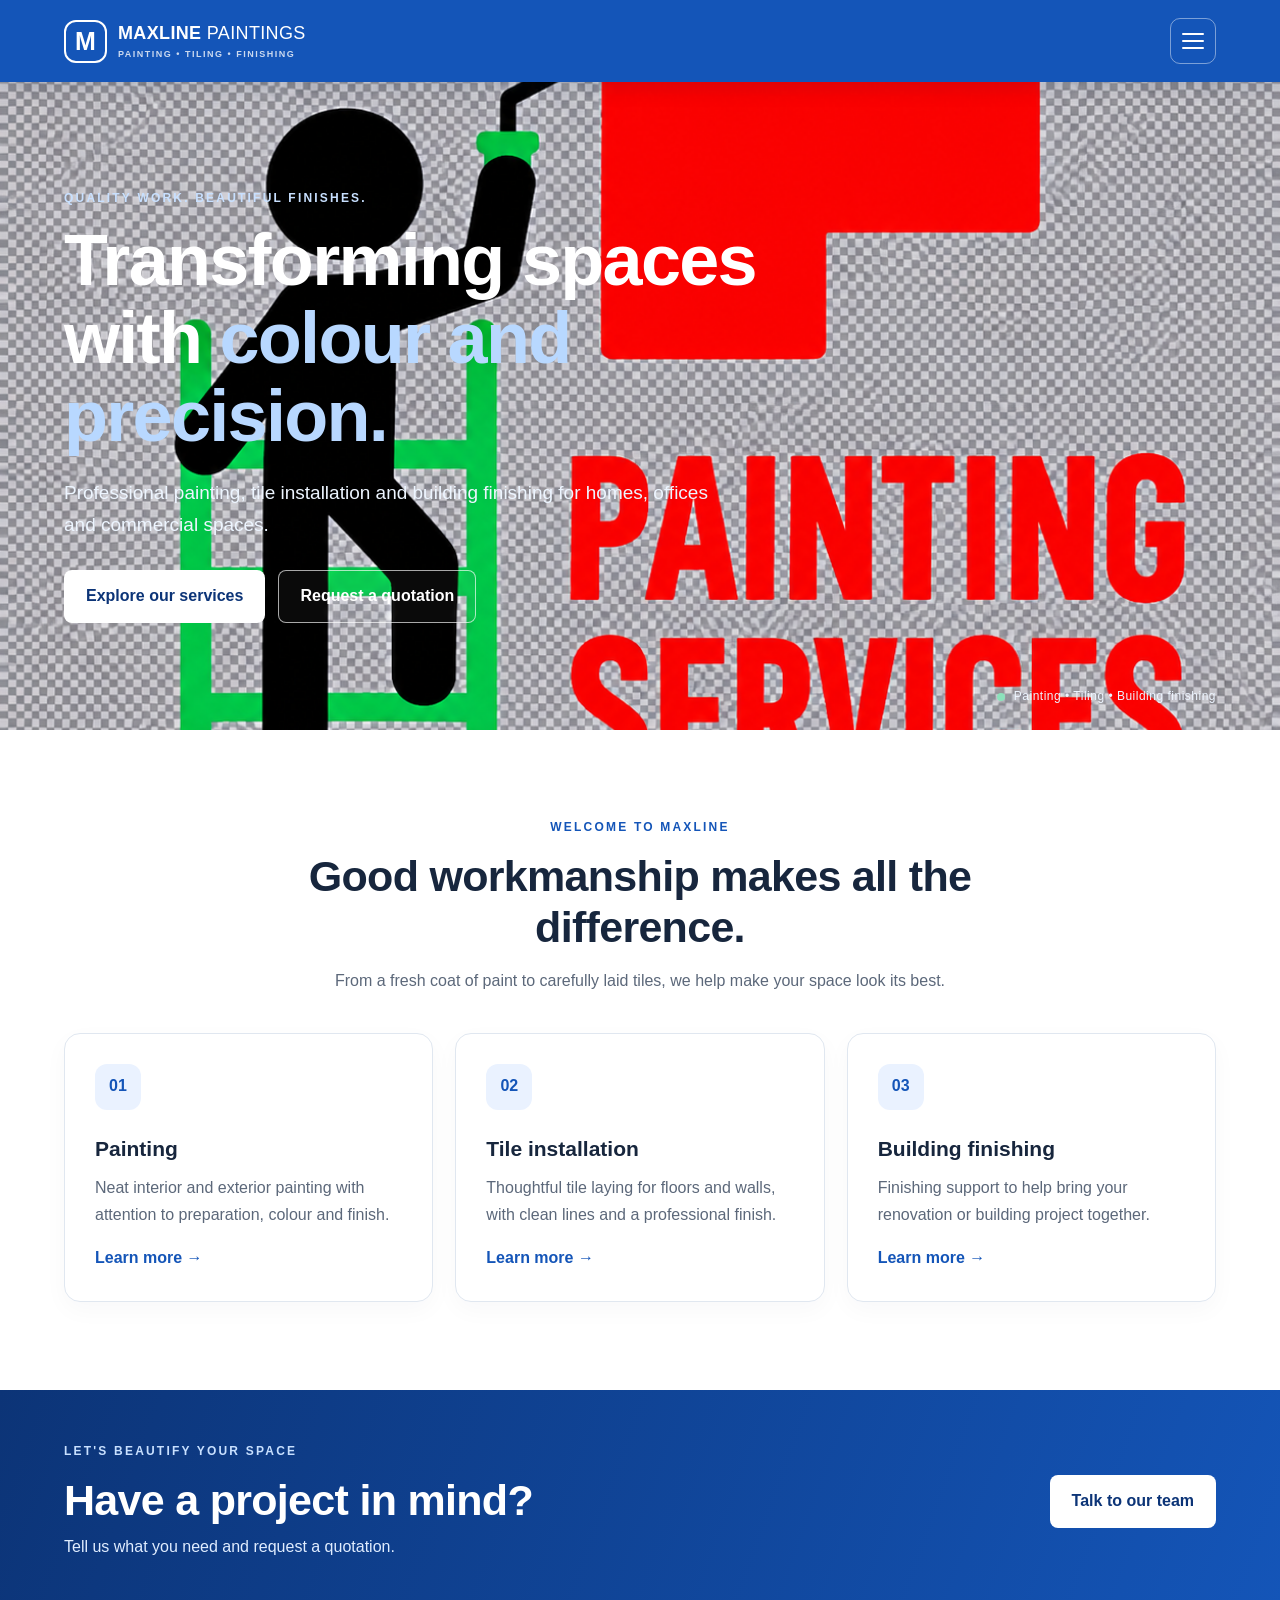
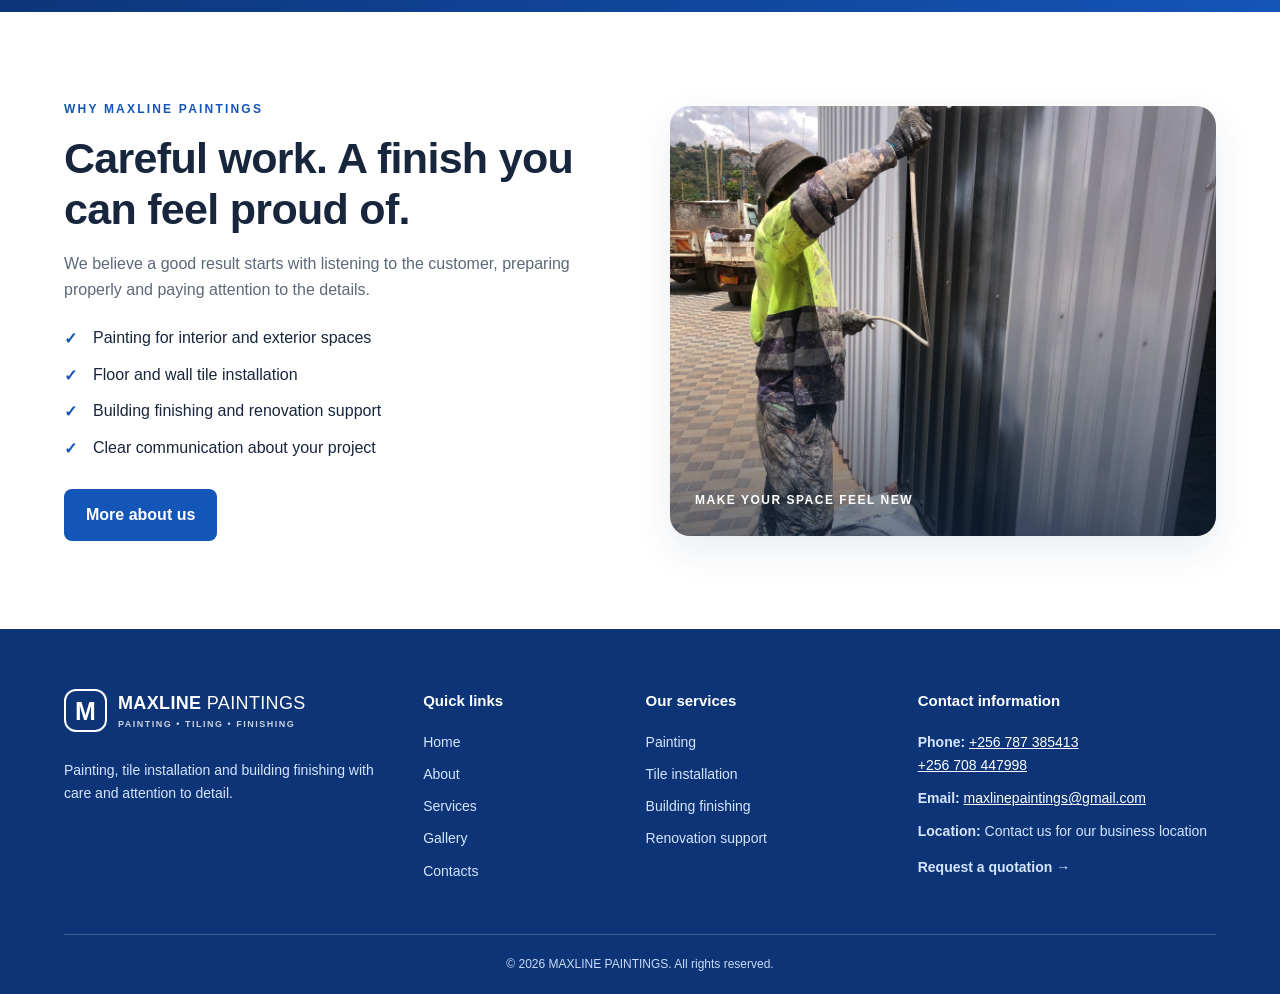
<file: src/main/resources/static/index.html>
<!DOCTYPE html>
<html lang="en">

<head>
  <meta charset="UTF-8">
  <meta name="viewport" content="width=device-width, initial-scale=1.0">
  <meta name="description"
    content="MAXLINE PAINTINGS provides professional painting, tile installation and building finishing services.">
  <title>MAXLINE PAINTINGS | Home</title>
  <link rel="stylesheet" href="style.css">
  <link rel="icon" type="image/png" href="media/001.png">
  <script src="script.js" defer></script>
</head>

<body>
  <header class="site-header">
    <a class="brand" href="index.html" aria-label="MAXLINE PAINTINGS home">
      <span class="brand-mark">M</span><span> MAXLINE <b>PAINTINGS</b><small>PAINTING • TILING •
          FINISHING</small></span>
    </a>
    <button class="menu-toggle" aria-label="Open navigation menu" aria-expanded="false" aria-controls="site-navigation">
      <span></span><span></span><span></span>
    </button>
    <nav class="site-nav" id="site-navigation" aria-label="Main navigation">
      <a class="active" href="index.html">Home</a>
      <a href="about.html">About</a>
      <a href="services.html">Services</a>
      <a href="gallery.html">Gallery</a>
      <a href="contacts.html">Contacts</a>
    </nav>
  </header>

  <main>
    <section class="hero">
      <video class="hero-video" autoplay muted loop playsinline poster="media/001.png">
        <source src="media/vid2.mp4" type="video/mp4">
        Your browser does not support this video.
      </video>

      <div class="hero-overlay"></div>
      <div class="hero-content container">
        <p class="eyebrow light">QUALITY WORK. BEAUTIFUL FINISHES.</p>
        <h1>Transforming spaces with <span>colour and precision.</span></h1>
        <p class="hero-lead">Professional painting, tile installation and building finishing for homes, offices and
          commercial spaces.</p>
        <div class="hero-actions">
          <a class="button button-light" href="services.html">Explore our services</a>
          <a class="button button-outline" href="contacts.html">Request a quotation</a>
        </div>
      </div>
      <div class="hero-note"><span class="status-dot"></span> Painting • Tiling • Building finishing</div>
    </section>

    <section class="section container intro-section">
      <div class="section-heading">
        <p class="eyebrow">WELCOME TO MAXLINE</p>
        <h2>Good workmanship makes all the difference.</h2>
        <p>From a fresh coat of paint to carefully laid tiles, we help make your space look its best.</p>
      </div>
      <div class="feature-grid">
        <article class="feature-card">
          <div class="feature-icon">01</div>
          <h3>Painting</h3>
          <p>Neat interior and exterior painting with attention to preparation, colour and finish.</p><a
            href="services.html#painting" class="text-link">Learn more →</a>
        </article>
        <article class="feature-card">
          <div class="feature-icon">02</div>
          <h3>Tile installation</h3>
          <p>Thoughtful tile laying for floors and walls, with clean lines and a professional finish.</p><a
            href="services.html#tiling" class="text-link">Learn more →</a>
        </article>
        <article class="feature-card">
          <div class="feature-icon">03</div>
          <h3>Building finishing</h3>
          <p>Finishing support to help bring your renovation or building project together.</p><a
            href="services.html#finishing" class="text-link">Learn more →</a>
        </article>
      </div>
    </section>

    <section class="highlight-band">
      <div class="container highlight-inner">
        <div>
          <p class="eyebrow light">LET'S BEAUTIFY YOUR SPACE</p>
          <h2>Have a project in mind?</h2>
          <p>Tell us what you need and request a quotation.</p>
        </div>
        <a class="button button-light" href="contacts.html">Talk to our team</a>
      </div>
    </section>

    <section class="section container split-section">
      <div class="split-copy">
        <p class="eyebrow">WHY MAXLINE PAINTINGS</p>
        <h2>Careful work. A finish you can feel proud of.</h2>
        <p>We believe a good result starts with listening to the customer, preparing properly and paying attention to
          the details.</p>
        <ul class="check-list">
          <li>Painting for interior and exterior spaces</li>
          <li>Floor and wall tile installation</li>
          <li>Building finishing and renovation support</li>
          <li>Clear communication about your project</li>
        </ul><a class="button button-blue" href="about.html">More about us</a>
      </div>
      <div class="image-panel image-paint" role="img" aria-label="Painter working on a clean interior wall"><span>MAKE
          YOUR SPACE FEEL NEW</span></div>
    </section>
  </main>

  <footer class="site-footer">
    <div class="container footer-grid">
      <div class="footer-brand"><a class="brand brand-footer" href="index.html"><span
            class="brand-mark">M</span><span>MAXLINE <b>PAINTINGS</b><small>PAINTING • TILING •
              FINISHING</small></span></a>
        <p>Painting, tile installation and building finishing with care and attention to detail.</p>
      </div>
      <div>
        <h3>Quick links</h3><a href="index.html">Home</a><a href="about.html">About</a><a
          href="services.html">Services</a><a href="gallery.html">Gallery</a><a href="contacts.html">Contacts</a>
      </div>
      <div>
        <h3>Our services</h3><a href="services.html#painting">Painting</a><a href="services.html#tiling">Tile
          installation</a><a href="services.html#finishing">Building finishing</a><a
          href="services.html#renovation">Renovation support</a>
      </div>
      <div>
        <h3>Contact information</h3>
        <p><strong>Phone:</strong> <a href="tel:+256787385413">+256 787 385413</a><br><a href="tel:+256708447998">+256
            708 447998</a></p>
        <p><strong>Email:</strong> <a href="mailto:maxlinepaintings@gmail.com">maxlinepaintings@gmail.com</a></p>
        <p><strong>Location:</strong> Contact us for our business location</p><a class="footer-cta"
          href="contacts.html">Request a quotation →</a>
      </div>
    </div>
    <div class="container footer-bottom"><span>© <span data-year></span> MAXLINE PAINTINGS. All rights
        reserved.</span></div>
  </footer>
</body>

</html>
</file>
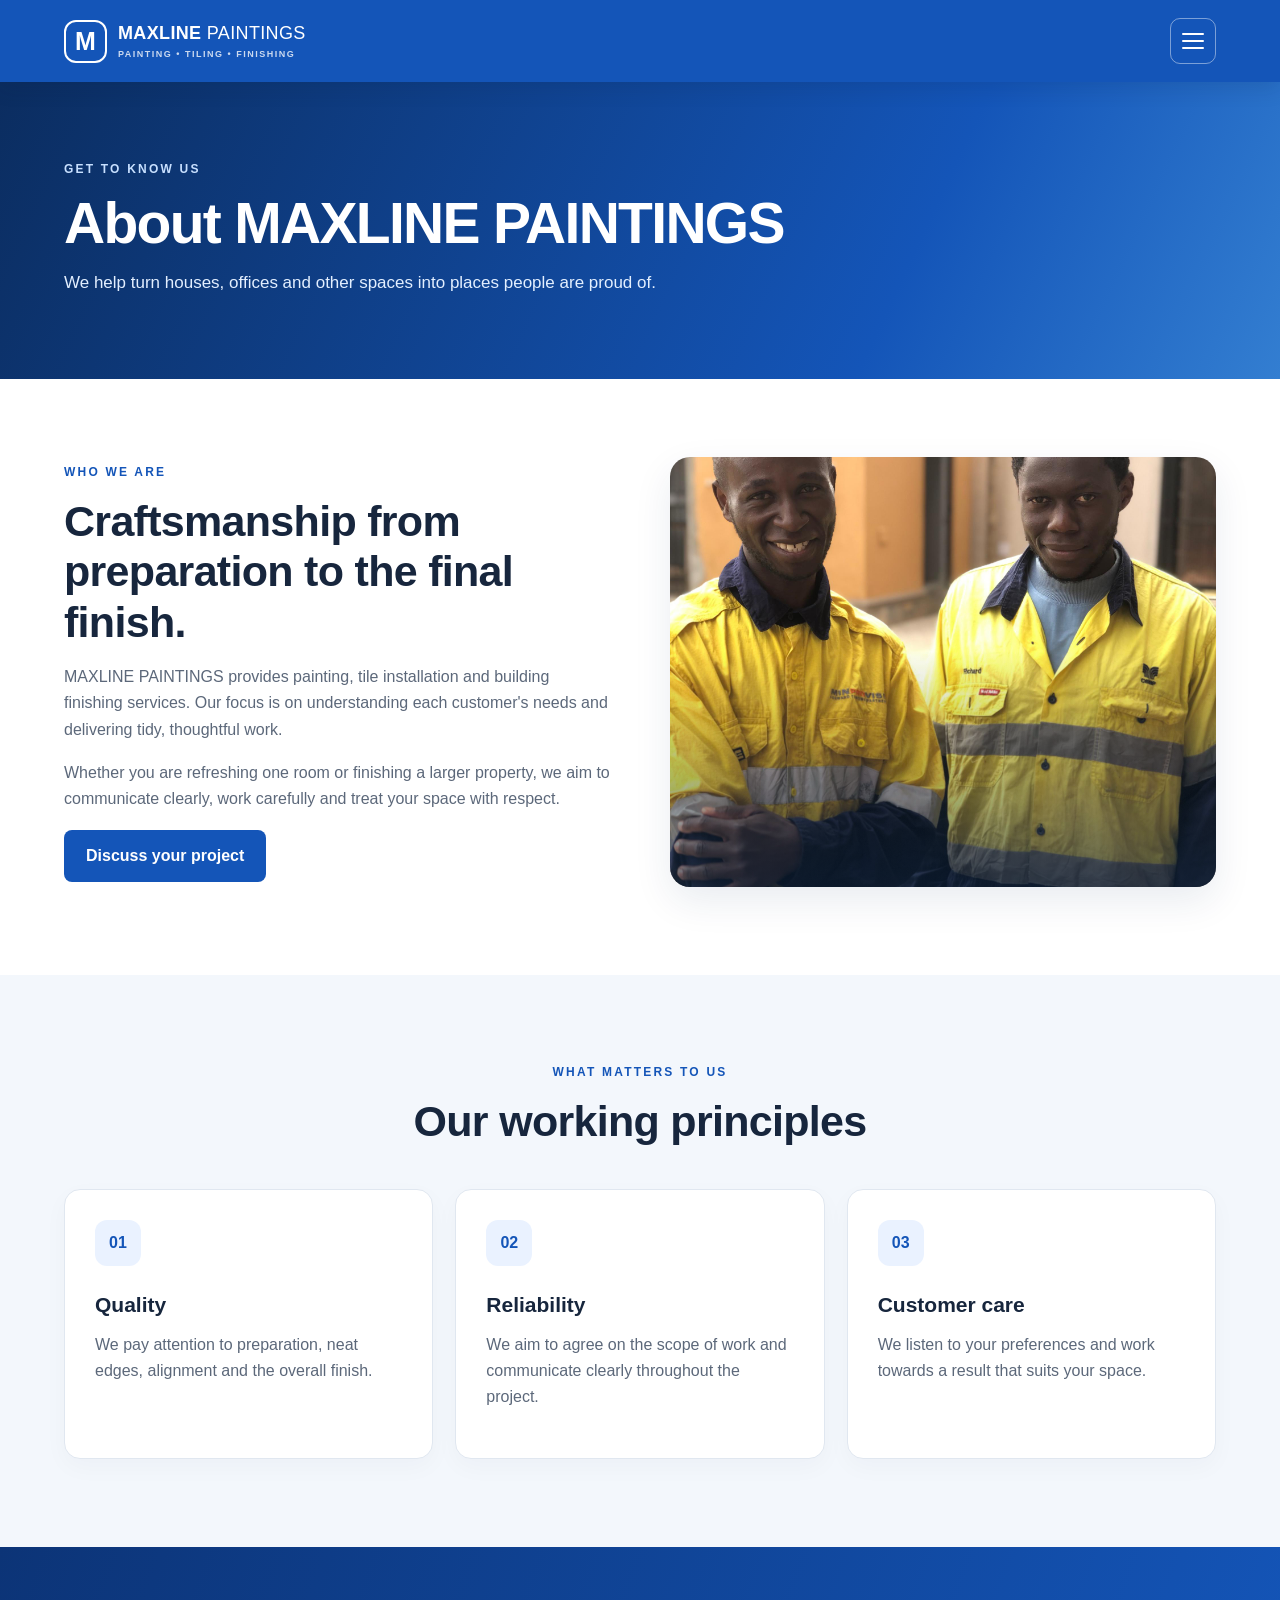
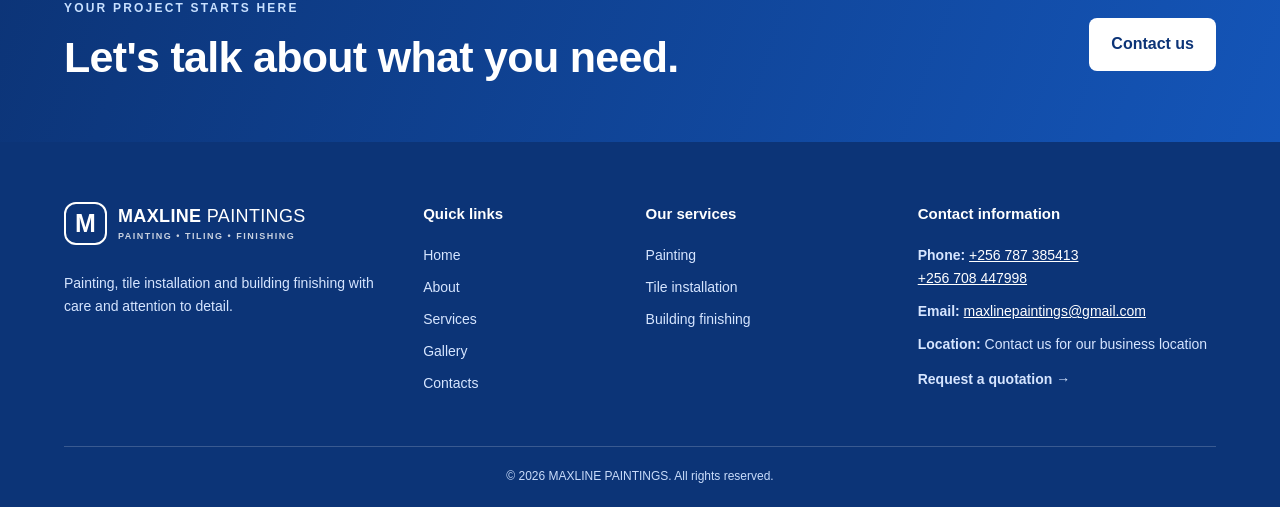
<file: src/main/resources/static/about.html>
<!DOCTYPE html>
<html lang="en">

<head>
    <meta charset="UTF-8">
    <meta name="viewport" content="width=device-width, initial-scale=1.0">
    <meta name="description"
        content="Learn about MAXLINE PAINTINGS and our painting, tiling and building finishing services.">
    <title>About | MAXLINE PAINTINGS</title>
    <link rel="stylesheet" href="style.css">
    <link rel="icon" type="image/png" href="media/001.png">
    <script src="script.js" defer></script>
</head>

<body>
    <header class="site-header"><a class="brand" href="index.html"><span class="brand-mark">M</span><span>MAXLINE
                <b>PAINTINGS</b><small>PAINTING • TILING • FINISHING</small></span></a><button class="menu-toggle"
            aria-label="Open navigation menu" aria-expanded="false"
            aria-controls="site-navigation"><span></span><span></span><span></span></button>
        <nav class="site-nav" id="site-navigation" aria-label="Main navigation"><a href="index.html">Home</a><a
                class="active" href="about.html">About</a><a href="services.html">Services</a><a
                href="gallery.html">Gallery</a><a href="contacts.html">Contacts</a></nav>
    </header>
    <main>
        <section class="page-hero">
            <div class="container">
                <p class="eyebrow light">GET TO KNOW US</p>
                <h1>About MAXLINE PAINTINGS</h1>
                <p>We help turn houses, offices and other spaces into places people are proud of.</p>
            </div>
        </section>
        <section class="section container split-section about-split">
            <div class="split-copy">
                <p class="eyebrow">WHO WE ARE</p>
                <h2>Craftsmanship from preparation to the final finish.</h2>
                <p>MAXLINE PAINTINGS provides painting, tile installation and building finishing services. Our focus is
                    on understanding each customer's needs and delivering tidy, thoughtful work.</p>
                <p>Whether you are refreshing one room or finishing a larger property, we aim to communicate clearly,
                    work carefully and treat your space with respect.</p><a class="button button-blue"
                    href="contacts.html">Discuss your project</a>
            </div>
            <div class="image-panel image-tiles" role="img" aria-label="Neatly finished tiled interior"></div>
        </section>
        <section class="section soft-section">
            <div class="container">
                <div class="section-heading">
                    <p class="eyebrow">WHAT MATTERS TO US</p>
                    <h2>Our working principles</h2>
                </div>
                <div class="feature-grid">
                    <article class="feature-card">
                        <div class="feature-icon">01</div>
                        <h3>Quality</h3>
                        <p>We pay attention to preparation, neat edges, alignment and the overall finish.</p>
                    </article>
                    <article class="feature-card">
                        <div class="feature-icon">02</div>
                        <h3>Reliability</h3>
                        <p>We aim to agree on the scope of work and communicate clearly throughout the project.</p>
                    </article>
                    <article class="feature-card">
                        <div class="feature-icon">03</div>
                        <h3>Customer care</h3>
                        <p>We listen to your preferences and work towards a result that suits your space.</p>
                    </article>
                </div>
            </div>
        </section>
        <section class="highlight-band">
            <div class="container highlight-inner">
                <div>
                    <p class="eyebrow light">YOUR PROJECT STARTS HERE</p>
                    <h2>Let's talk about what you need.</h2>
                </div><a class="button button-light" href="contacts.html">Contact us</a>
            </div>
        </section>
    </main>
    <footer class="site-footer">
        <div class="container footer-grid">
            <div class="footer-brand"><a class="brand brand-footer" href="index.html"><span
                        class="brand-mark">M</span><span>MAXLINE <b>PAINTINGS</b><small>PAINTING • TILING •
                            FINISHING</small></span></a>
                <p>Painting, tile installation and building finishing with care and attention to detail.</p>
            </div>
            <div>
                <h3>Quick links</h3><a href="index.html">Home</a><a href="about.html">About</a><a
                    href="services.html">Services</a><a href="gallery.html">Gallery</a><a
                    href="contacts.html">Contacts</a>
            </div>
            <div>
                <h3>Our services</h3><a href="services.html#painting">Painting</a><a href="services.html#tiling">Tile
                    installation</a><a href="services.html#finishing">Building finishing</a>
            </div>
            <div>
                <h3>Contact information</h3>
                <p><strong>Phone:</strong> <a href="tel:+256787385413">+256 787 385413</a><br><a
                        href="tel:+256708447998">+256 708 447998</a></p>
                <p><strong>Email:</strong> <a href="mailto:maxlinepaintings@gmail.com">maxlinepaintings@gmail.com</a>
                </p>
                <p><strong>Location:</strong> Contact us for our business location</p><a class="footer-cta"
                    href="contacts.html">Request a quotation →</a>
            </div>
        </div>
        <div class="container footer-bottom"><span>© <span data-year></span> MAXLINE PAINTINGS. All rights
                reserved.</span></div>
    </footer>
</body>

</html>
</file>
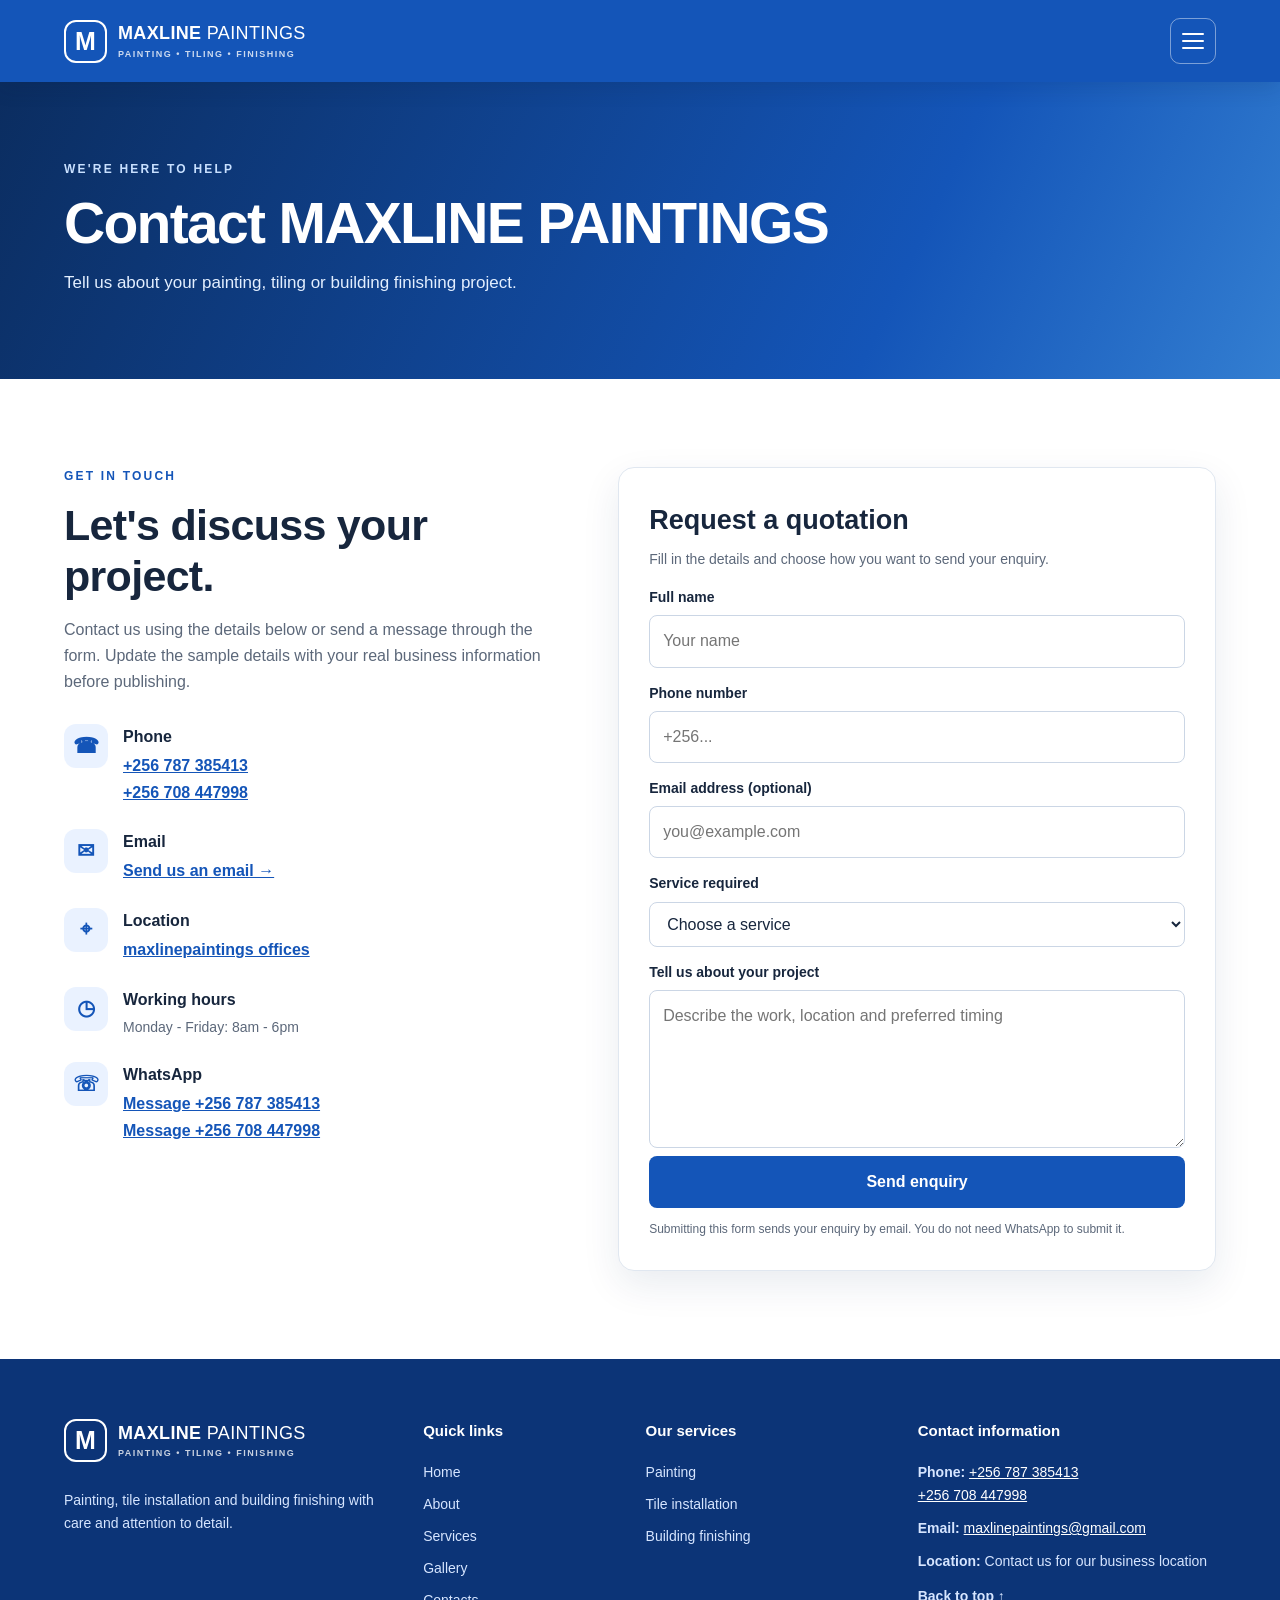
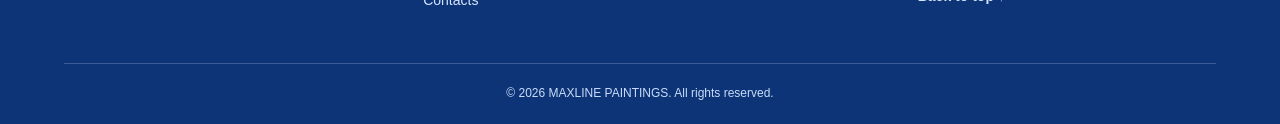
<file: src/main/resources/static/contacts.html>
<!DOCTYPE html>
<html lang="en">

<head>
    <meta charset="UTF-8">
    <meta name="viewport" content="width=device-width, initial-scale=1.0">
    <meta name="description"
        content="Contact MAXLINE PAINTINGS for painting, tile installation and building finishing quotations.">
    <title>Contacts | MAXLINE PAINTINGS</title>
    <link rel="stylesheet" href="style.css">
    <link rel="icon" type="image/png" href="media/001.png">
    <script src="script.js" defer></script>
</head>

<body>
    <header class="site-header"><a class="brand" href="index.html"><span class="brand-mark">M</span><span>MAXLINE
                <b> PAINTINGS </b><small>PAINTING • TILING • FINISHING</small></span></a><button class="menu-toggle"
            aria-label="Open navigation menu" aria-expanded="false"
            aria-controls="site-navigation"><span></span><span></span><span></span></button>
        <nav class="site-nav" id="site-navigation" aria-label="Main navigation"><a href="index.html">Home</a><a
                href="about.html">About</a><a href="services.html">Services</a><a href="gallery.html">Gallery</a><a
                class="active" href="contacts.html">Contacts</a></nav>
    </header>
    <main>
        <section class="page-hero">
            <div class="container">
                <p class="eyebrow light">WE'RE HERE TO HELP</p>
                <h1>Contact MAXLINE PAINTINGS</h1>
                <p>Tell us about your painting, tiling or building finishing project.</p>
            </div>
        </section>
        <section class="section container contact-layout">
            <div class="contact-copy">
                <p class="eyebrow">GET IN TOUCH</p>
                <h2>Let's discuss your project.</h2>
                <p>Contact us using the details below or send a message through the form. Update the sample details with
                    your real business information before publishing.</p>
                <div class="contact-method"><span class="contact-icon">☎</span>
                    <div>
                        <h3>Phone</h3><a href="tel:+256787385413">+256 787 385413</a><br><a
                            href="tel:+256708447998">+256 708 447998</a>
                    </div>
                </div>
                <div class="contact-method"><span class="contact-icon">✉</span>
                    <div>
                        <h3>Email</h3>
                        <a href="mailto:maxlinepaintings@gmail.com">Send us an email →</a>
                    </div>
                </div>
                <div class="contact-method"><span class="contact-icon">⌖</span>
                    <div>
                        <h3>Location</h3>
                        <a href="https://maps.app.goo.gl/JXUfkUnRTayHYY3B9">maxlinepaintings offices</a>
                    </div>
                </div>
                <div class="contact-method"><span class="contact-icon">◷</span>
                    <div>
                        <h3>Working hours</h3>
                        <p>Monday - Friday: 8am - 6pm</p>
                    </div>
                </div>
                <div class="contact-method"><span class="contact-icon">☏</span>
                    <div>
                        <h3>WhatsApp</h3>
                        <a href="https://wa.me/256787385413" target="_blank" rel="noopener noreferrer">Message +256 787 385413</a><br>
                        <a href="https://wa.me/256708447998" target="_blank" rel="noopener noreferrer">Message +256 708 447998</a>
                    </div>
                </div>
            </div>
            <form class="contact-form" id="contactForm">
                <h2>Request a quotation</h2>
                <p>Fill in the details and choose how you want to send your enquiry.</p>
                <div class="hp-field" aria-hidden="true"><label for="extraDetailCheck">Leave this field
                        empty</label><input id="extraDetailCheck" name="extraDetailCheck" type="text" tabindex="-1"
                        autocomplete="off"></div>
                <label for="name">Full name</label><input id="name" name="name" autocomplete="name" required
                    maxlength="100" placeholder="Your name">
                <label for="phone">Phone number</label><input id="phone" name="phone" autocomplete="tel" required
                    maxlength="30" placeholder="+256...">
                <label for="email">Email address (optional)</label><input id="email" name="email" type="email"
                    autocomplete="email" maxlength="150" placeholder="you@example.com">
                <label for="service">Service required</label><select id="service" name="service" required>
                    <option value="">Choose a service</option>
                    <option>Painting</option>
                    <option>Tile installation</option>
                    <option>Building finishing</option>
                    <option>Renovation support</option>
                    <option>Other</option>

                </select>
                <label for="message">Tell us about your project</label><textarea id="message" name="message" rows="5"
                    required maxlength="2000" placeholder="Describe the work, location and preferred timing"></textarea>
                <button class="button button-blue button-full" type="submit">Send enquiry</button>
                <p class="form-note" id="formStatus" role="status">Submitting this form sends your enquiry by email. You
                    do not need WhatsApp to submit it.</p>
            </form>
        </section>
    </main>
    <footer class="site-footer">
        <div class="container footer-grid">
            <div class="footer-brand"><a class="brand brand-footer" href="index.html"><span
                        class="brand-mark">M</span><span>MAXLINE <b>PAINTINGS</b><small>PAINTING • TILING •
                            FINISHING</small></span></a>
                <p>Painting, tile installation and building finishing with care and attention to detail.</p>
            </div>
            <div>
                <h3>Quick links</h3><a href="index.html">Home</a><a href="about.html">About</a><a
                    href="services.html">Services</a><a href="gallery.html">Gallery</a><a
                    href="contacts.html">Contacts</a>
            </div>
            <div>
                <h3>Our services</h3><a href="services.html#painting">Painting</a><a href="services.html#tiling">Tile
                    installation</a><a href="services.html#finishing">Building finishing</a>
            </div>
            <div>
                <h3>Contact information</h3>
                <p><strong>Phone:</strong> <a href="tel:+256787385413">+256 787 385413</a><br><a
                        href="tel:+256708447998">+256 708 447998</a></p>
                <p><strong>Email:</strong> <a href="mailto:maxlinepaintings@gmail.com">maxlinepaintings@gmail.com</a>
                </p>
                <p><strong>Location:</strong> Contact us for our business location</p><a class="footer-cta"
                    href="#top">Back to top ↑</a>
            </div>
        </div>
        <div class="container footer-bottom"><span>© <span data-year></span> MAXLINE PAINTINGS. All rights
                reserved.</span></div>
    </footer>
</body>

</html>
</file>
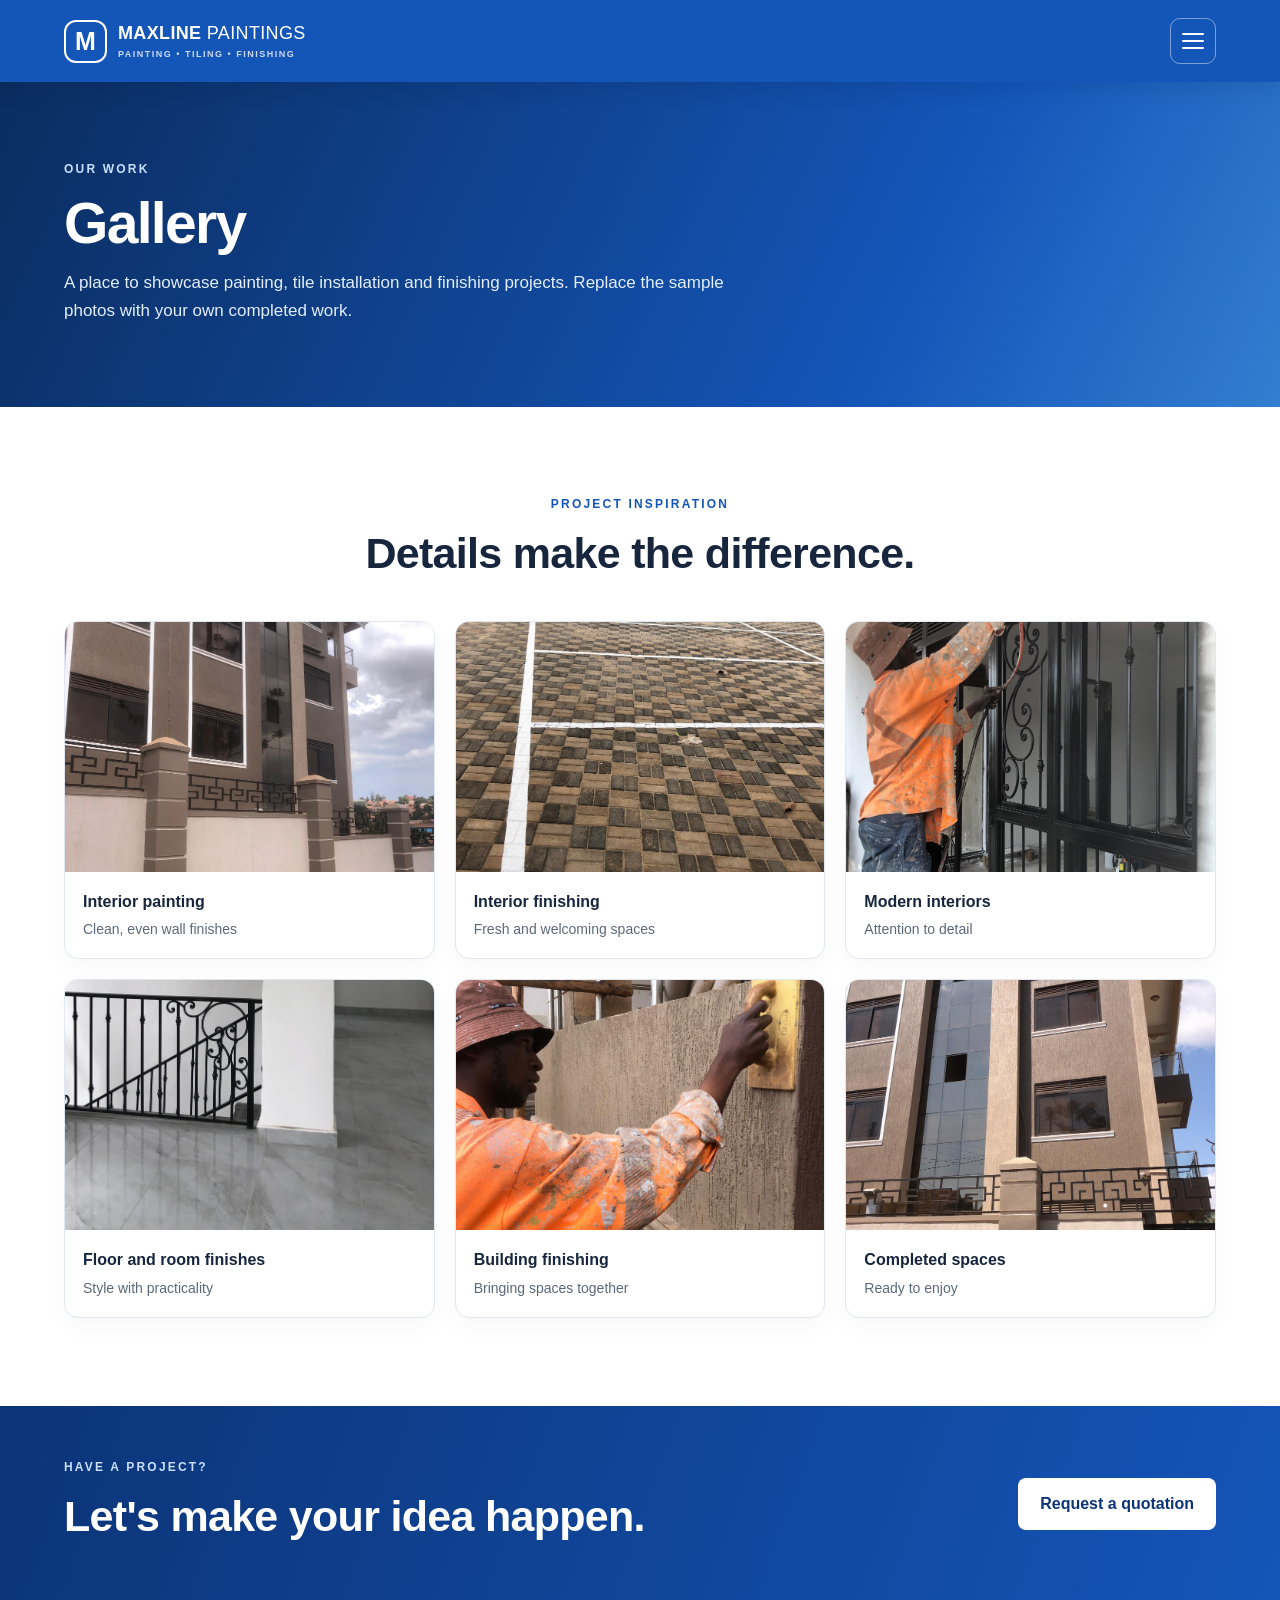
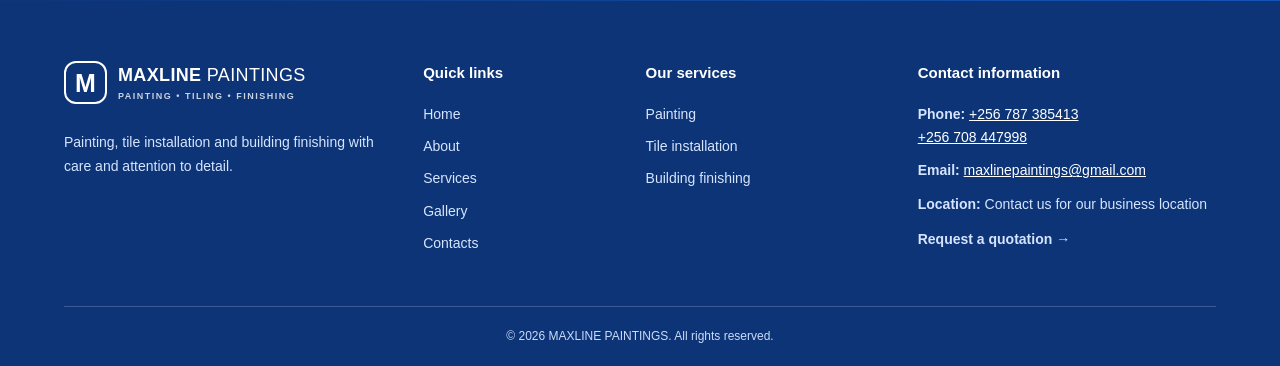
<file: src/main/resources/static/gallery.html>
<!DOCTYPE html>
<html lang="en">

<head>
    <meta charset="UTF-8">
    <meta name="viewport" content="width=device-width, initial-scale=1.0">
    <meta name="description" content="View painting, tiling and finishing project photos from MAXLINE PAINTINGS.">
    <title>Gallery | MAXLINE PAINTINGS</title>
    <link rel="stylesheet" href="style.css">
    <link rel="icon" type="image/png" href="media/001.png">
    <script src="script.js" defer></script>
</head>

<body>
    <header class="site-header"><a class="brand" href="index.html"><span class="brand-mark">M</span><span>MAXLINE
                <b>PAINTINGS</b><small>PAINTING • TILING • FINISHING</small></span></a><button class="menu-toggle"
            aria-label="Open navigation menu" aria-expanded="false"
            aria-controls="site-navigation"><span></span><span></span><span></span></button>
        <nav class="site-nav" id="site-navigation" aria-label="Main navigation"><a href="index.html">Home</a><a
                href="about.html">About</a><a href="services.html">Services</a><a class="active"
                href="gallery.html">Gallery</a><a href="contacts.html">Contacts</a></nav>
    </header>
    <main>
        <section class="page-hero">
            <div class="container">
                <p class="eyebrow light">OUR WORK</p>
                <h1>Gallery</h1>
                <p>A place to showcase painting, tile installation and finishing projects. Replace the sample photos
                    with your own completed work.</p>
            </div>
        </section>
        <section class="section container">
            <div class="section-heading">
                <p class="eyebrow">PROJECT INSPIRATION</p>
                <h2>Details make the difference.</h2>
            </div>
            <div class="gallery-grid">
                <figure class="gallery-item"><img src="media/13.jpg" alt="Painter applying paint to an interior wall"
                        loading="lazy">
                    <figcaption><strong>Interior painting</strong><span>Clean, even wall finishes</span></figcaption>
                </figure>
                <figure class="gallery-item"><img src="media/2.jpg" alt="Modern interior with finished surfaces"
                        loading="lazy">
                    <figcaption><strong>Interior finishing</strong><span>Fresh and welcoming spaces</span></figcaption>
                </figure>
                <figure class="gallery-item"><img src="media/9.jpg" alt="Modern room with carefully finished interior"
                        loading="lazy">
                    <figcaption><strong>Modern interiors</strong><span>Attention to detail</span></figcaption>
                </figure>
                <figure class="gallery-item"><img src="media/12.jpg" alt="Bright modern room and floor finish"
                        loading="lazy">
                    <figcaption><strong>Floor and room finishes</strong><span>Style with practicality</span>
                    </figcaption>
                </figure>
                <figure class="gallery-item"><img src="media/5.jpg" alt="Contemporary home interior" loading="lazy">
                    <figcaption><strong>Building finishing</strong><span>Bringing spaces together</span></figcaption>
                </figure>
                <figure class="gallery-item"><img src="media/21.jpg" alt="Finished living room interior" loading="lazy">
                    <figcaption><strong>Completed spaces</strong><span>Ready to enjoy</span></figcaption>
                </figure>
            </div>
        </section>
        <section class="highlight-band">
            <div class="container highlight-inner">
                <div>
                    <p class="eyebrow light">HAVE A PROJECT?</p>
                    <h2>Let's make your idea happen.</h2>
                </div><a class="button button-light" href="contacts.html">Request a quotation</a>
            </div>
        </section>
    </main>
    <footer class="site-footer">
        <div class="container footer-grid">
            <div class="footer-brand"><a class="brand brand-footer" href="index.html"><span
                        class="brand-mark">M</span><span>MAXLINE <b>PAINTINGS</b><small>PAINTING • TILING •
                            FINISHING</small></span></a>
                <p>Painting, tile installation and building finishing with care and attention to detail.</p>
            </div>
            <div>
                <h3>Quick links</h3><a href="index.html">Home</a><a href="about.html">About</a><a
                    href="services.html">Services</a><a href="gallery.html">Gallery</a><a
                    href="contacts.html">Contacts</a>
            </div>
            <div>
                <h3>Our services</h3><a href="services.html#painting">Painting</a><a href="services.html#tiling">Tile
                    installation</a><a href="services.html#finishing">Building finishing</a>
            </div>
            <div>
                <h3>Contact information</h3>
                <p><strong>Phone:</strong> <a href="tel:+256787385413">+256 787 385413</a><br><a
                        href="tel:+256708447998">+256 708 447998</a></p>
                <p><strong>Email:</strong> <a href="mailto:maxlinepaintings@gmail.com">maxlinepaintings@gmail.com</a>
                </p>
                <p><strong>Location:</strong> Contact us for our business location</p><a class="footer-cta"
                    href="contacts.html">Request a quotation →</a>
            </div>
        </div>
        <div class="container footer-bottom"><span>© <span data-year></span> MAXLINE PAINTINGS. All rights
                reserved.</span></div>
    </footer>
</body>

</html>
</file>
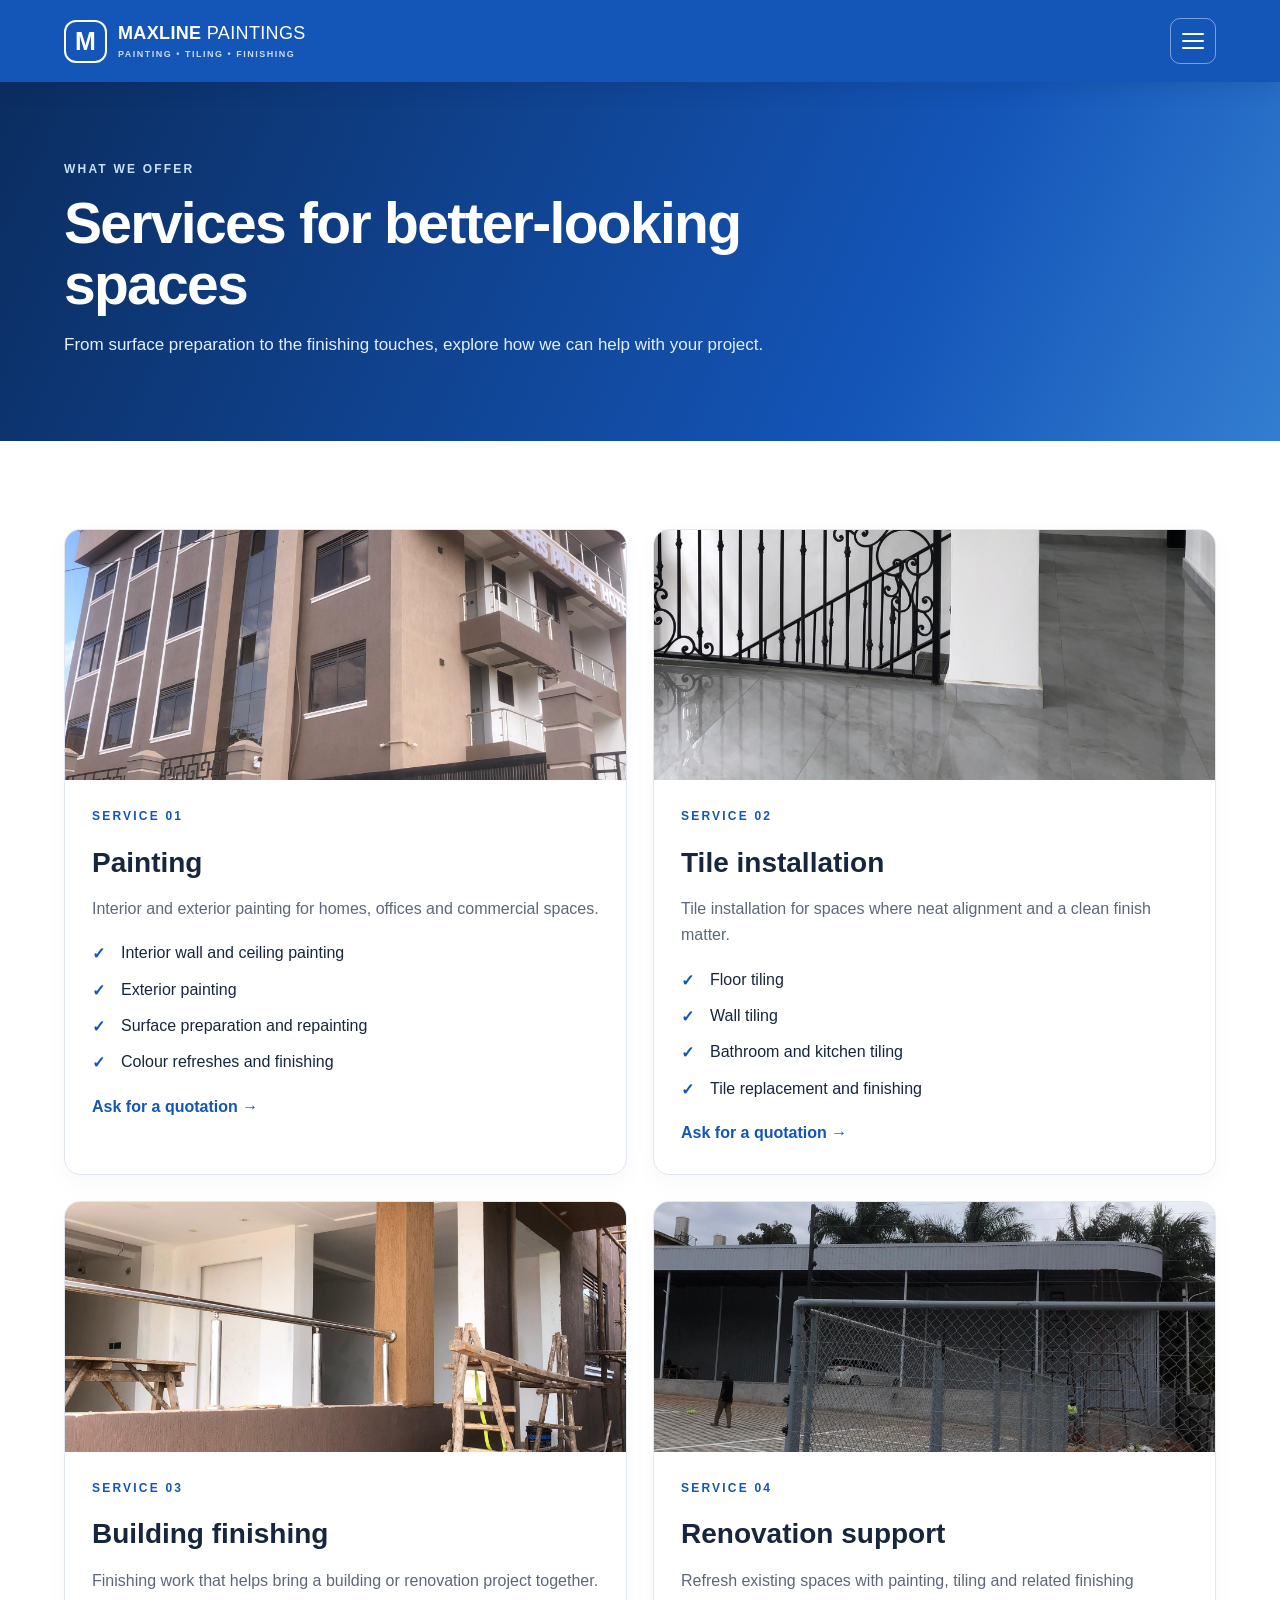
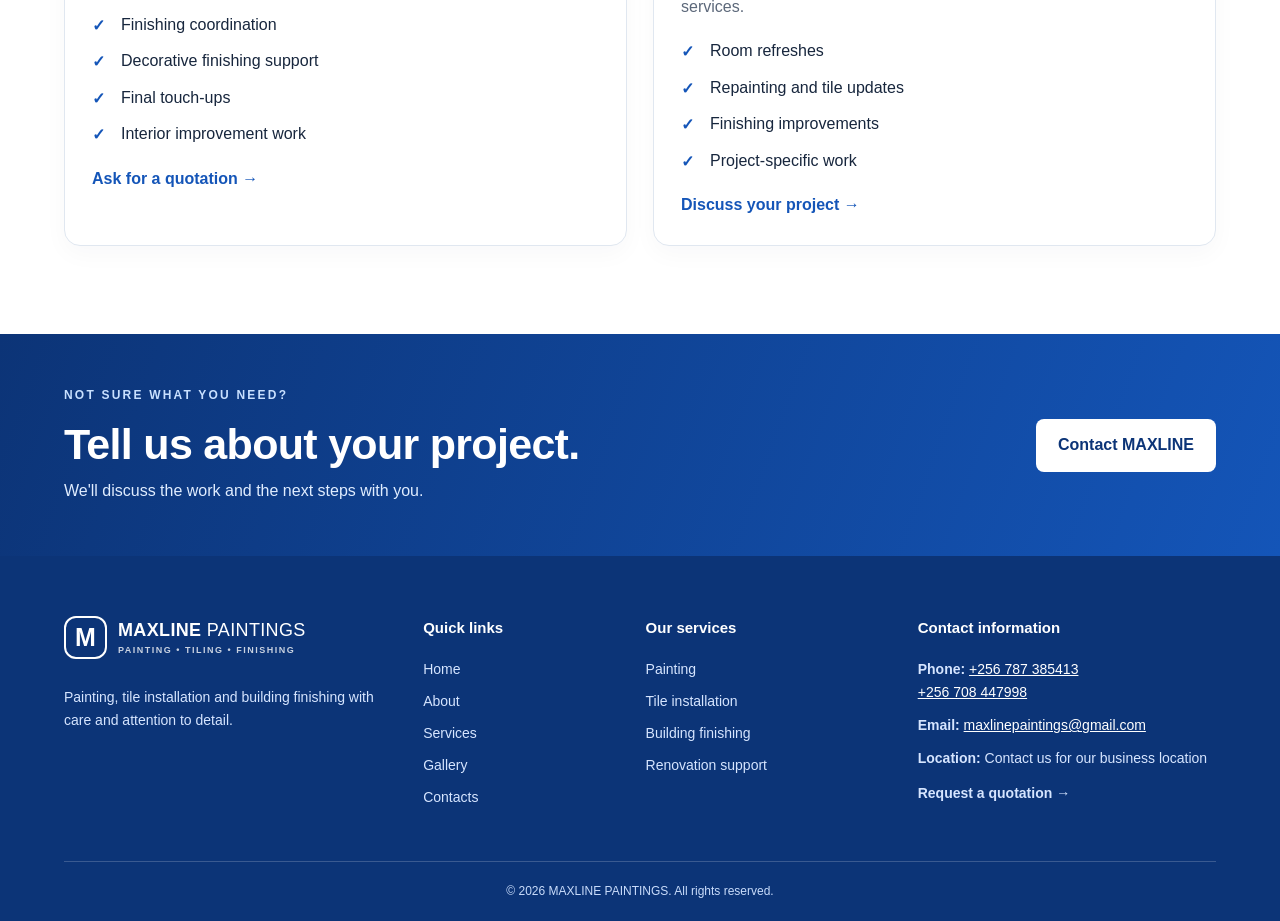
<file: src/main/resources/static/services.html>
<!DOCTYPE html>
<html lang="en">

<head>
    <meta charset="UTF-8">
    <meta name="viewport" content="width=device-width, initial-scale=1.0">
    <meta name="description"
        content="Painting, tile installation and building finishing services from MAXLINE PAINTINGS.">
    <title>Services | MAXLINE PAINTINGS</title>
    <link rel="stylesheet" href="style.css">
    <link rel="icon" type="image/png" href="media/001.png">
    <script src="script.js" defer></script>
</head>

<body>
    <header class="site-header"><a class="brand" href="index.html"><span class="brand-mark">M</span><span>MAXLINE
                <b>PAINTINGS</b><small>PAINTING • TILING • FINISHING</small></span></a><button class="menu-toggle"
            aria-label="Open navigation menu" aria-expanded="false"
            aria-controls="site-navigation"><span></span><span></span><span></span></button>
        <nav class="site-nav" id="site-navigation" aria-label="Main navigation"><a href="index.html">Home</a><a
                href="about.html">About</a><a class="active" href="services.html">Services</a><a
                href="gallery.html">Gallery</a><a href="contacts.html">Contacts</a></nav>
    </header>
    <main>
        <section class="page-hero">
            <div class="container">
                <p class="eyebrow light">WHAT WE OFFER</p>
                <h1>Services for better-looking spaces</h1>
                <p>From surface preparation to the finishing touches, explore how we can help with your project.</p>
            </div>
        </section>
        <section class="section container">
            <div class="service-detail-grid">
                <article class="service-detail" id="painting">
                    <div class="service-photo photo-paint" role="img" aria-label="Freshly painted interior"></div>
                    <div class="service-detail-copy">
                        <p class="eyebrow">SERVICE 01</p>
                        <h2>Painting</h2>
                        <p>Interior and exterior painting for homes, offices and commercial spaces.</p>
                        <ul class="check-list">
                            <li>Interior wall and ceiling painting</li>
                            <li>Exterior painting</li>
                            <li>Surface preparation and repainting</li>
                            <li>Colour refreshes and finishing</li>
                        </ul><a class="text-link" href="contacts.html">Ask for a quotation →</a>
                    </div>
                </article>
                <article class="service-detail" id="tiling">
                    <div class="service-photo photo-tile" role="img" aria-label="Modern floor tile installation"></div>
                    <div class="service-detail-copy">
                        <p class="eyebrow">SERVICE 02</p>
                        <h2>Tile installation</h2>
                        <p>Tile installation for spaces where neat alignment and a clean finish matter.</p>
                        <ul class="check-list">
                            <li>Floor tiling</li>
                            <li>Wall tiling</li>
                            <li>Bathroom and kitchen tiling</li>
                            <li>Tile replacement and finishing</li>
                        </ul><a class="text-link" href="contacts.html">Ask for a quotation →</a>
                    </div>
                </article>
                <article class="service-detail" id="finishing">
                    <div class="service-photo photo-finish" role="img" aria-label="Completed building interior"></div>
                    <div class="service-detail-copy">
                        <p class="eyebrow">SERVICE 03</p>
                        <h2>Building finishing</h2>
                        <p>Finishing work that helps bring a building or renovation project together.</p>
                        <ul class="check-list">
                            <li>Finishing coordination</li>
                            <li>Decorative finishing support</li>
                            <li>Final touch-ups</li>
                            <li>Interior improvement work</li>
                        </ul><a class="text-link" href="contacts.html">Ask for a quotation →</a>
                    </div>
                </article>
                <article class="service-detail" id="renovation">
                    <div class="service-photo photo-renovation" role="img" aria-label="Room renovation in progress">
                    </div>
                    <div class="service-detail-copy">
                        <p class="eyebrow">SERVICE 04</p>
                        <h2>Renovation support</h2>
                        <p>Refresh existing spaces with painting, tiling and related finishing services.</p>
                        <ul class="check-list">
                            <li>Room refreshes</li>
                            <li>Repainting and tile updates</li>
                            <li>Finishing improvements</li>
                            <li>Project-specific work</li>
                        </ul><a class="text-link" href="contacts.html">Discuss your project →</a>
                    </div>
                </article>
            </div>
        </section>
        <section class="highlight-band">
            <div class="container highlight-inner">
                <div>
                    <p class="eyebrow light">NOT SURE WHAT YOU NEED?</p>
                    <h2>Tell us about your project.</h2>
                    <p>We'll discuss the work and the next steps with you.</p>
                </div><a class="button button-light" href="contacts.html">Contact MAXLINE</a>
            </div>
        </section>
    </main>
    <footer class="site-footer">
        <div class="container footer-grid">
            <div class="footer-brand"><a class="brand brand-footer" href="index.html"><span
                        class="brand-mark">M</span><span>MAXLINE <b>PAINTINGS</b><small>PAINTING • TILING •
                            FINISHING</small></span></a>
                <p>Painting, tile installation and building finishing with care and attention to detail.</p>
            </div>
            <div>
                <h3>Quick links</h3><a href="index.html">Home</a><a href="about.html">About</a><a
                    href="services.html">Services</a><a href="gallery.html">Gallery</a><a
                    href="contacts.html">Contacts</a>
            </div>
            <div>
                <h3>Our services</h3><a href="#painting">Painting</a><a href="#tiling">Tile installation</a><a
                    href="#finishing">Building finishing</a><a href="#renovation">Renovation support</a>
            </div>
            <div>
                <h3>Contact information</h3>
                <p><strong>Phone:</strong> <a href="tel:+256787385413">+256 787 385413</a><br><a
                        href="tel:+256708447998">+256 708 447998</a></p>
                <p><strong>Email:</strong> <a href="mailto:maxlinepaintings@gmail.com">maxlinepaintings@gmail.com</a>
                </p>
                <p><strong>Location:</strong> Contact us for our business location</p><a class="footer-cta"
                    href="contacts.html">Request a quotation →</a>
            </div>
        </div>
        <div class="container footer-bottom"><span>© <span data-year></span> MAXLINE PAINTINGS. All rights
                reserved.</span></div>
    </footer>
</body>

</html>
</file>
<file: src/main/resources/static/style.css>
/* MAXLINE PAINTINGS — responsive blue-and-white site */
:root {
    --blue: #1455b8;
    --blue-dark: #0c3477;
    --blue-deep: #082653;
    --ink: #17263d;
    --muted: #5c687a;
    --line: #e0e7f0;
    --pale: #f3f7fc;
    --white: #fff;
    --radius: 16px;
    --shadow: 0 14px 38px rgba(12, 42, 85, .09)
}

* {
    box-sizing: border-box;
    margin: 0;
    padding: 0
}

html {
    scroll-behavior: smooth;
    scroll-padding-top: 100px
}

body {
    font-family: Arial, Helvetica, sans-serif;
    color: var(--ink);
    background: #fff;
    line-height: 1.65;
    -webkit-font-smoothing: antialiased
}

img {
    max-width: 100%;
    display: block
}

a {
    color: inherit
}

button,
input,
textarea,
select {
    font: inherit
}

.container {
    width: min(1160px, 90%);
    margin-inline: auto
}

.site-header {
    height: 82px;
    background: var(--blue);
    color: #fff;
    display: flex;
    align-items: center;
    justify-content: space-between;
    padding: 0 max(5%, calc((100% - 1160px)/2));
    position: sticky;
    top: 0;
    z-index: 1000;
    box-shadow: 0 5px 20px #071d3d25
}

.brand {
    display: inline-flex;
    align-items: center;
    gap: 11px;
    text-decoration: none;
    color: #fff;
    font-size: 18px;
    line-height: 1.15;
    font-weight: 800;
    letter-spacing: .35px
}

.brand b {
    font-weight: 500
}

.brand small {
    display: block;
    font-size: 9px;
    letter-spacing: 1.5px;
    font-weight: 600;
    margin-top: 5px;
    opacity: .78
}

.brand-mark {
    width: 43px;
    height: 43px;
    display: grid;
    place-items: center;
    border: 2px solid #fff;
    border-radius: 12px;
    font-size: 25px;
    font-weight: 900
}

.menu-toggle {
    width: 46px;
    height: 46px;
    border: 1px solid #ffffff70;
    border-radius: 10px;
    background: transparent;
    display: flex;
    flex-direction: column;
    justify-content: center;
    align-items: center;
    gap: 5px;
    cursor: pointer;
    flex-shrink: 0
}

.menu-toggle span {
    width: 22px;
    height: 2px;
    background: #fff;
    border-radius: 5px;
    transition: transform .2s, opacity .2s
}

.menu-toggle[aria-expanded="true"] span:first-child {
    transform: translateY(7px) rotate(45deg)
}

.menu-toggle[aria-expanded="true"] span:nth-child(2) {
    opacity: 0
}

.menu-toggle[aria-expanded="true"] span:last-child {
    transform: translateY(-7px) rotate(-45deg)
}

.site-nav {
    position: absolute;
    right: max(5%, calc((100% - 1160px)/2));
    top: calc(100% + 9px);
    width: min(290px, 90vw);
    padding: 10px;
    background: #fff;
    color: var(--ink);
    border: 1px solid var(--line);
    border-radius: 14px;
    box-shadow: var(--shadow);
    display: none
}

.site-nav.open {
    display: grid;
    animation: menuIn .16s ease-out
}

.site-nav a {
    padding: 12px 14px;
    border-radius: 8px;
    text-decoration: none;
    font-weight: 700
}

.site-nav a:hover,
.site-nav a.active {
    background: #eaf2ff;
    color: var(--blue)
}

@keyframes menuIn {
    from {
        opacity: 0;
        transform: translateY(-5px)
    }

    to {
        opacity: 1;
        transform: translateY(0)
    }
}

.hero {
    min-height: clamp(540px, 72vh, 760px);
    position: relative;
    isolation: isolate;
    display: flex;
    align-items: center;
    overflow: hidden;
    background: linear-gradient(115deg, #0a2b5b, #1768ca 65%, #438bdc);
    color: #fff
}

.hero-video {
    position: absolute;
    z-index: -2;
    inset: 0;
    width: 100%;
    height: 100%;
    object-fit: cover
}

.hero-overlay {
    position: absolute;
    z-index: -1;
    inset: 0;
}

.hero-content {
    padding-block: 90px;
    position: relative
}

.eyebrow {
    font-size: 12px;
    font-weight: 800;
    letter-spacing: 2.2px;
    color: var(--blue);
    margin-bottom: 13px
}

.eyebrow.light {
    color: #c8e0ff
}

.hero h1,
.page-hero h1 {
    max-width: 800px;
    font-size: clamp(39px, 6vw, 72px);
    line-height: 1.08;
    letter-spacing: -1.7px;
    margin-bottom: 22px
}

.hero h1 span {
    color: #b8d8ff
}

.hero-lead,
.hero-content>p:not(.eyebrow) {
    max-width: 650px;
    font-size: clamp(16px, 2vw, 19px);
    color: #edf5ff
}

.hero-actions {
    display: flex;
    flex-wrap: wrap;
    gap: 13px;
    margin-top: 30px
}

.button {
    min-height: 48px;
    display: inline-flex;
    align-items: center;
    justify-content: center;
    text-align: center;
    padding: 12px 21px;
    border-radius: 8px;
    text-decoration: none;
    font-weight: 800;
    border: 1px solid transparent;
    cursor: pointer;
    transition: transform .18s, background .18s
}

.button:hover {
    transform: translateY(-2px)
}

.button-light {
    background: #fff;
    color: var(--blue-dark)
}

.button-light:hover {
    background: #eaf2ff
}

.button-outline {
    border-color: #ffffffa6;
    color: #fff;
    background: #ffffff0a
}

.button-outline:hover {
    background: #ffffff20
}

.button-blue {
    background: var(--blue);
    color: #fff
}

.button-blue:hover {
    background: var(--blue-dark)
}

.button-full {
    width: 100%
}

.hero-note {
    position: absolute;
    right: 5%;
    bottom: 23px;
    font-size: 12px;
    letter-spacing: .5px;
    color: #edf5ff;
    display: flex;
    align-items: center;
    gap: 9px
}

.status-dot {
    width: 8px;
    height: 8px;
    border-radius: 50%;
    background: #8ce2bb
}

.section {
    padding-block: 88px
}

.section-heading {
    text-align: center;
    max-width: 720px;
    margin: 0 auto 42px
}

.section-heading h2,
.split-copy h2,
.highlight-inner h2,
.contact-copy h2 {
    font-size: clamp(29px, 4vw, 43px);
    line-height: 1.18;
    letter-spacing: -.7px;
    margin-bottom: 16px
}

.section-heading>p:last-child {
    color: var(--muted)
}

.intro-section .section-heading {
    margin-bottom: 38px
}

.feature-grid {
    display: grid;
    grid-template-columns: repeat(3, minmax(0, 1fr));
    gap: 22px
}

.feature-card {
    padding: 30px;
    border: 1px solid var(--line);
    border-radius: var(--radius);
    background: #fff;
    box-shadow: 0 8px 25px #102a4c08;
    transition: transform .2s, box-shadow .2s
}

.feature-card:hover {
    transform: translateY(-4px);
    box-shadow: var(--shadow)
}

.feature-icon {
    width: 46px;
    height: 46px;
    display: grid;
    place-items: center;
    border-radius: 12px;
    background: #eaf2ff;
    color: var(--blue);
    font-weight: 900;
    margin-bottom: 22px
}

.feature-card h3 {
    font-size: 21px;
    margin-bottom: 9px
}

.feature-card p {
    color: var(--muted);
    margin-bottom: 17px
}

.text-link {
    color: var(--blue);
    font-weight: 800;
    text-decoration: none
}

.text-link:hover {
    text-decoration: underline
}

.highlight-band {
    background: linear-gradient(110deg, var(--blue-dark), var(--blue));
    color: #fff;
    padding-block: 52px
}

.highlight-inner {
    display: flex;
    align-items: center;
    justify-content: space-between;
    gap: 30px
}

.highlight-inner h2 {
    margin-bottom: 8px
}

.highlight-inner p:not(.eyebrow) {
    color: #e0edff
}

.split-section {
    display: grid;
    grid-template-columns: 1fr 1fr;
    align-items: center;
    gap: 60px
}

.split-copy>p:not(.eyebrow) {
    color: var(--muted);
    margin-bottom: 17px
}

.check-list {
    list-style: none;
    margin: 22px 0 28px;
    display: grid;
    gap: 10px
}

.check-list li {
    position: relative;
    padding-left: 29px
}

.check-list li:before {
    content: "✓";
    position: absolute;
    left: 0;
    top: 1px;
    color: var(--blue);
    font-weight: 900
}

.image-panel {
    min-height: 430px;
    border-radius: 20px;
    background-size: cover;
    background-position: center;
    position: relative;
    overflow: hidden;
    box-shadow: var(--shadow)
}

.image-panel:after {
    content: "";
    position: absolute;
    inset: 45% 0 0;
    background: linear-gradient(transparent, #081e3b99)
}

.image-panel span {
    position: absolute;
    z-index: 1;
    bottom: 25px;
    left: 25px;
    color: #fff;
    font-weight: 800;
    letter-spacing: 1.5px;
    font-size: 12px
}

.image-paint {
    background-image: url("media/1.jpg")
}

.image-tiles {
    background-image: url("media/20.jpg")
}

.page-hero {
    padding: 78px 0 82px;
    background: linear-gradient(115deg, #0b2d60, #1455b8 70%, #337ed1);
    color: #fff
}

.page-hero h1 {
    font-size: clamp(35px, 5vw, 57px);
    margin-bottom: 15px
}

.page-hero .container>p:last-child {
    max-width: 700px;
    color: #e3efff;
    font-size: 17px
}

.soft-section {
    background: var(--pale)
}

.about-split {
    padding-top: 78px
}

.service-detail-grid {
    display: grid;
    grid-template-columns: repeat(2, minmax(0, 1fr));
    gap: 26px
}

.service-detail {
    border: 1px solid var(--line);
    border-radius: var(--radius);
    overflow: hidden;
    background: #fff;
    box-shadow: 0 8px 25px #102a4c08;
    scroll-margin-top: 105px
}

.service-photo {
    height: 250px;
    background-size: cover;
    background-position: center
}

.photo-paint {
    background-image: url("media/6.jpg")
}

.photo-tile {
    background-image: url("media/12.jpg")
}

.photo-finish {
    background-image: url("media/17.jpg")
}

.photo-renovation {
    background-image: url("media/3.jpg")
}

.service-detail-copy {
    padding: 27px
}

.service-detail-copy h2 {
    font-size: 28px;
    margin-bottom: 10px
}

.service-detail-copy>p:not(.eyebrow) {
    color: var(--muted)
}

.service-detail-copy .check-list {
    margin-block: 18px
}

.gallery-grid {
    display: grid;
    grid-template-columns: repeat(3, minmax(0, 1fr));
    gap: 20px
}

.gallery-item {
    min-width: 0;
    overflow: hidden;
    border-radius: 14px;
    border: 1px solid var(--line);
    background: #fff;
    box-shadow: 0 8px 25px #102a4c08
}

.gallery-item img {
    width: 100%;
    height: 250px;
    object-fit: cover;
    transition: transform .35s
}

.gallery-item:hover img {
    transform: scale(1.035)
}

.gallery-item figcaption {
    padding: 17px 18px
}

.gallery-item figcaption strong,
.gallery-item figcaption span {
    display: block
}

.gallery-item figcaption span {
    font-size: 14px;
    color: var(--muted);
    margin-top: 3px
}

.contact-layout {
    display: grid;
    grid-template-columns: .9fr 1.1fr;
    gap: 65px;
    align-items: start
}

.contact-copy h2 {
    margin-bottom: 15px
}

.contact-copy>p:not(.eyebrow) {
    color: var(--muted);
    margin-bottom: 28px
}

.contact-method {
    display: flex;
    gap: 15px;
    margin: 23px 0;
    align-items: flex-start
}

.contact-icon {
    width: 44px;
    height: 44px;
    flex-shrink: 0;
    display: grid;
    place-items: center;
    background: #eaf2ff;
    border-radius: 12px;
    color: var(--blue);
    font-size: 21px;
    font-weight: bold
}

.contact-method h3 {
    font-size: 16px;
    margin-bottom: 3px
}

.contact-method p,
.contact-method small {
    display: block;
    color: var(--muted);
    font-size: 14px
}

.contact-method a {
    color: var(--blue);
    font-weight: 700;
    overflow-wrap: anywhere
}

.contact-form {
    padding: 30px;
    border: 1px solid var(--line);
    border-radius: var(--radius);
    box-shadow: var(--shadow);
    background: #fff
}

.contact-form h2 {
    font-size: 27px;
    margin-bottom: 5px
}

.contact-form>p {
    color: var(--muted);
    font-size: 14px;
    margin-bottom: 15px
}

.contact-form label {
    display: block;
    font-weight: 700;
    font-size: 14px;
    margin: 14px 0 6px
}

.contact-form input,
.contact-form select,
.contact-form textarea {
    width: 100%;
    border: 1px solid #cbd6e5;
    border-radius: 8px;
    padding: 12px 13px;
    background: #fff;
    color: var(--ink);
    outline: none
}

.contact-form input:focus,
.contact-form select:focus,
.contact-form textarea:focus {
    border-color: var(--blue);
    box-shadow: 0 0 0 3px #1455b81c
}

.contact-form textarea {
    resize: vertical;
    min-height: 130px
}

.contact-form .form-note {
    font-size: 12px;
    margin: 12px 0 0
}

.site-footer {
    background: var(--blue-dark);
    color: #fff;
    padding-top: 60px
}

.footer-grid {
    display: grid;
    grid-template-columns: 1.3fr .75fr .95fr 1.2fr;
    gap: 36px;
    padding-bottom: 42px
}

.brand-footer {
    margin-bottom: 17px
}

.footer-brand>p,
.site-footer p {
    color: #d6e5ff;
    font-size: 14px
}

.footer-grid h3 {
    font-size: 15px;
    margin-bottom: 17px
}

.footer-grid>div:not(.footer-brand)>a {
    display: block;
    color: #d6e5ff;
    text-decoration: none;
    font-size: 14px;
    margin: 9px 0
}

.footer-grid a:hover {
    color: #fff;
    text-decoration: underline
}

.footer-grid p {
    margin: 10px 0;
    overflow-wrap: anywhere
}

.footer-grid p a {
    color: #fff
}

.footer-cta {
    margin-top: 12px !important;
    font-weight: 800
}

.footer-bottom {
    border-top: 1px solid #ffffff30;
    padding-block: 20px;
    display: flex;
    justify-content: center;
    gap: 18px;
    color: #c9dcfb;
    font-size: 12px
}

@media(max-width:900px) {
    .footer-grid {
        grid-template-columns: repeat(2, minmax(0, 1fr));
        gap: 32px
    }

    .split-section {
        gap: 32px
    }

    .gallery-grid {
        grid-template-columns: repeat(2, minmax(0, 1fr))
    }

    .contact-layout {
        gap: 32px
    }
}

@media(max-width:640px) {
    .site-header {
        height: 72px;
        padding-inline: 5%
    }

    .brand {
        font-size: 15px;
        gap: 8px
    }

    .brand-mark {
        width: 37px;
        height: 37px;
        border-radius: 10px;
        font-size: 22px
    }

    .brand small {
        font-size: 8px;
        letter-spacing: 1px
    }

    .menu-toggle {
        width: 42px;
        height: 42px
    }

    .container {
        width: 90%
    }

    .hero {
        min-height: 590px;
        min-height: 75svh
    }

    .hero-content {
        padding-block: 75px
    }

    .hero h1 {
        font-size: clamp(37px, 10vw, 54px);
        letter-spacing: -1px
    }

    .hero-actions {
        align-items: stretch;
        flex-direction: column;
        max-width: 310px
    }

    .hero-note {
        left: 5%;
        right: auto;
        font-size: 10px
    }

    .section {
        padding-block: 62px
    }

    .section-heading {
        margin-bottom: 30px
    }

    .feature-grid,
    .service-detail-grid,
    .gallery-grid,
    .contact-layout,
    .split-section {
        grid-template-columns: 1fr
    }

    .feature-card {
        padding: 24px
    }

    .highlight-inner {
        align-items: flex-start;
        flex-direction: column
    }

    .highlight-inner .button {
        width: 100%
    }

    .image-panel {
        min-height: 310px
    }

    .page-hero {
        padding: 62px 0
    }

    .page-hero h1 {
        letter-spacing: -.7px
    }

    .service-photo {
        height: 220px
    }

    .gallery-item img {
        height: 240px
    }

    .contact-layout {
        gap: 38px
    }

    .contact-form {
        padding: 22px
    }

    .footer-grid {
        grid-template-columns: 1fr;
        gap: 28px;
        padding-bottom: 30px
    }

    .footer-grid h3 {
        margin-bottom: 10px
    }

    .footer-bottom {
        flex-direction: column;
        gap: 5px
    }

    .site-footer {
        padding-top: 42px
    }
}

@media(prefers-reduced-motion:reduce) {

    *,
    *::before,
    *::after {
        scroll-behavior: auto !important;
        animation-duration: .01ms !important;
        transition-duration: .01ms !important
    }
}

.hp-field {
    position: absolute !important;
    left: -10000px !important;
    width: 1px !important;
    height: 1px !important;
    overflow: hidden !important
}

.contact-form button:disabled {
    opacity: .7;
    cursor: wait
}
</file>
